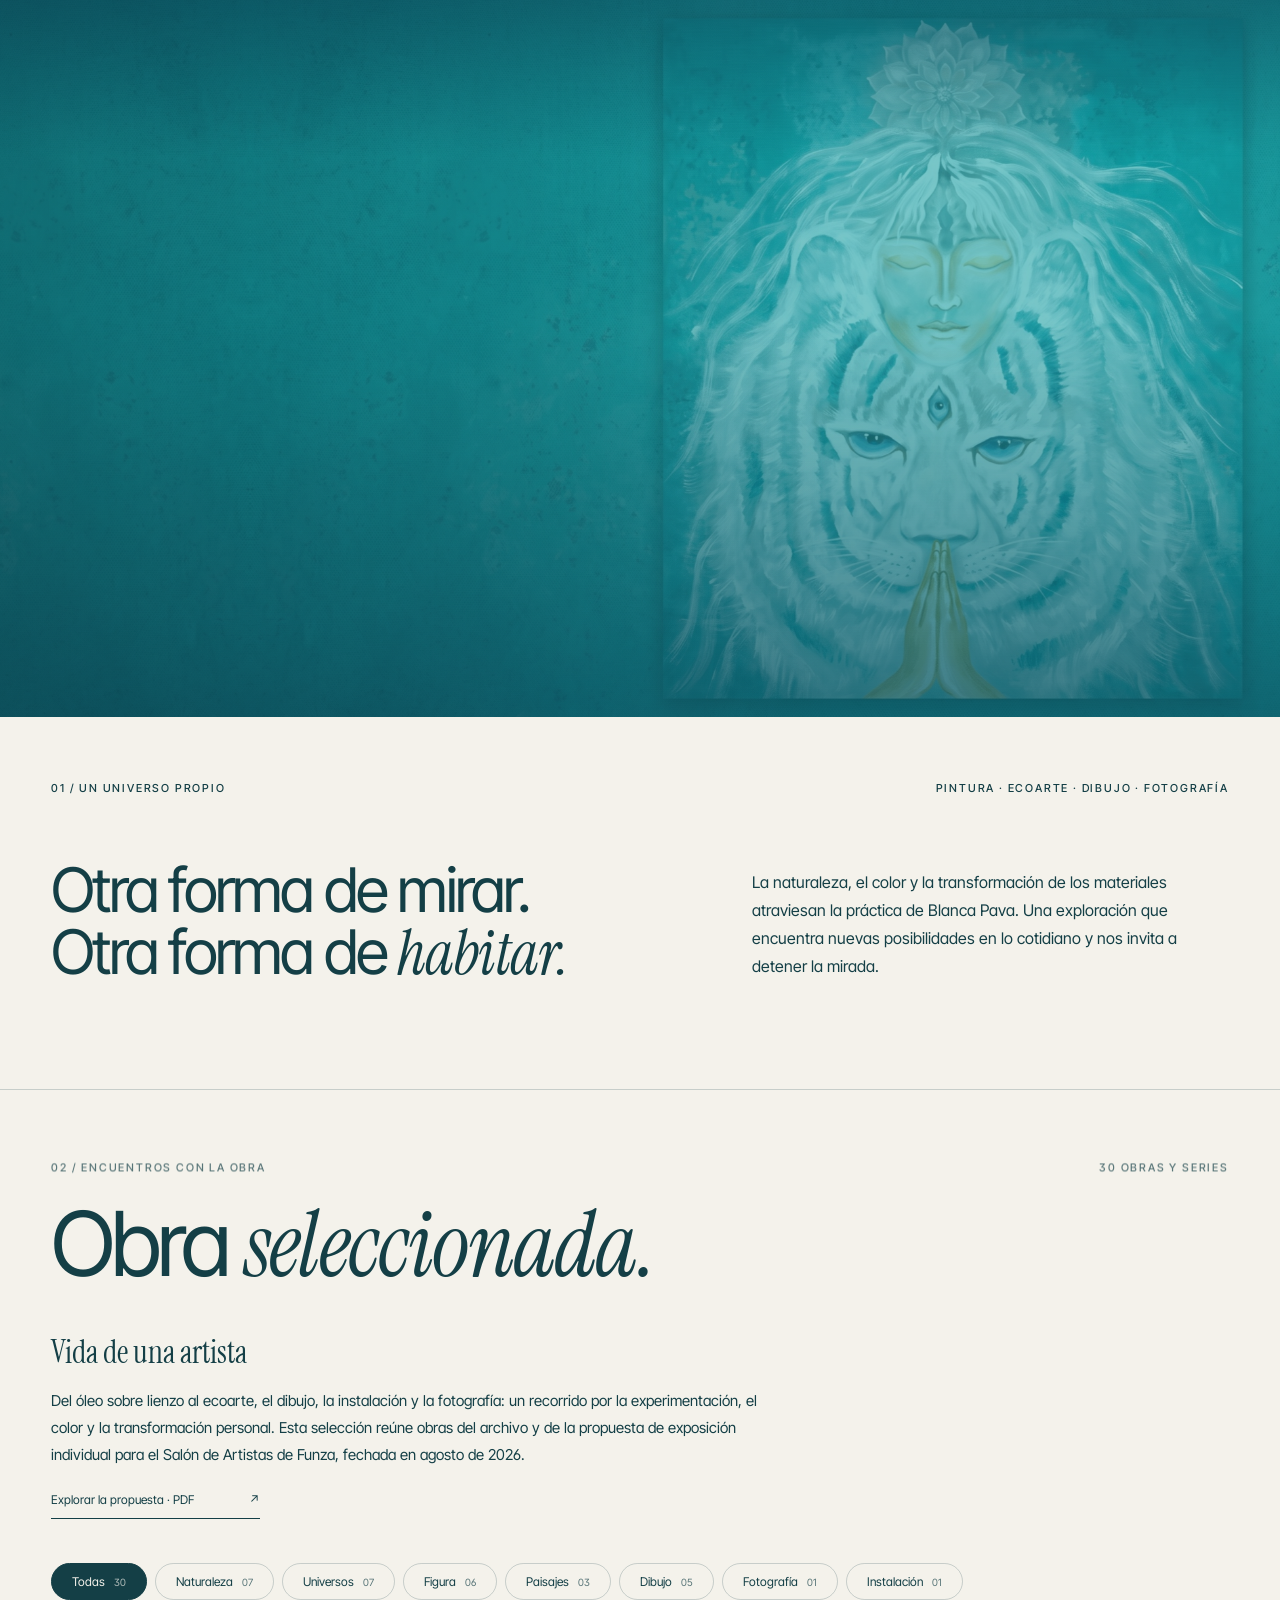
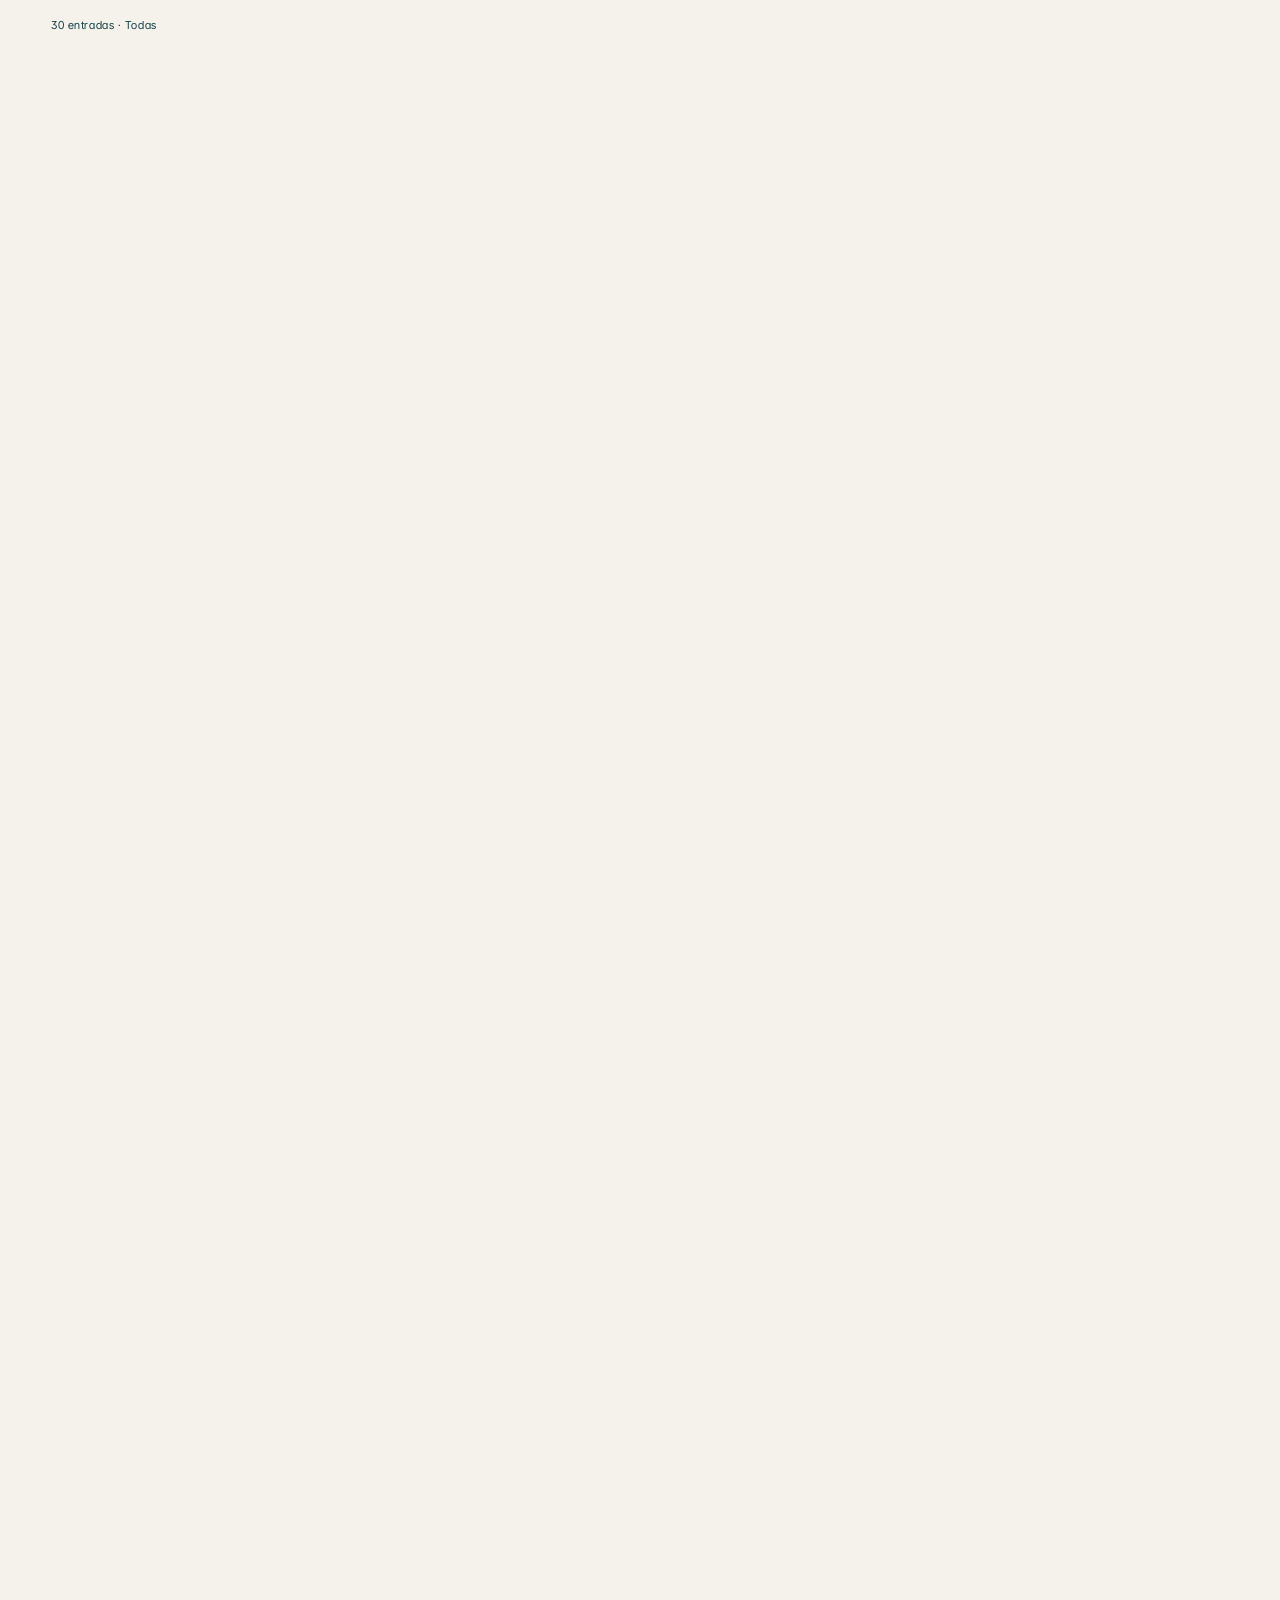
<file: index.html>
<!doctype html>
<html lang="es"><head><meta charset="utf-8"><title>Blanca Pava</title>
<meta http-equiv="refresh" content="0; url=web/"><link rel="canonical" href="web/"></head>
<body><a href="web/">Blanca Pava — web de artista</a></body></html>
</file>
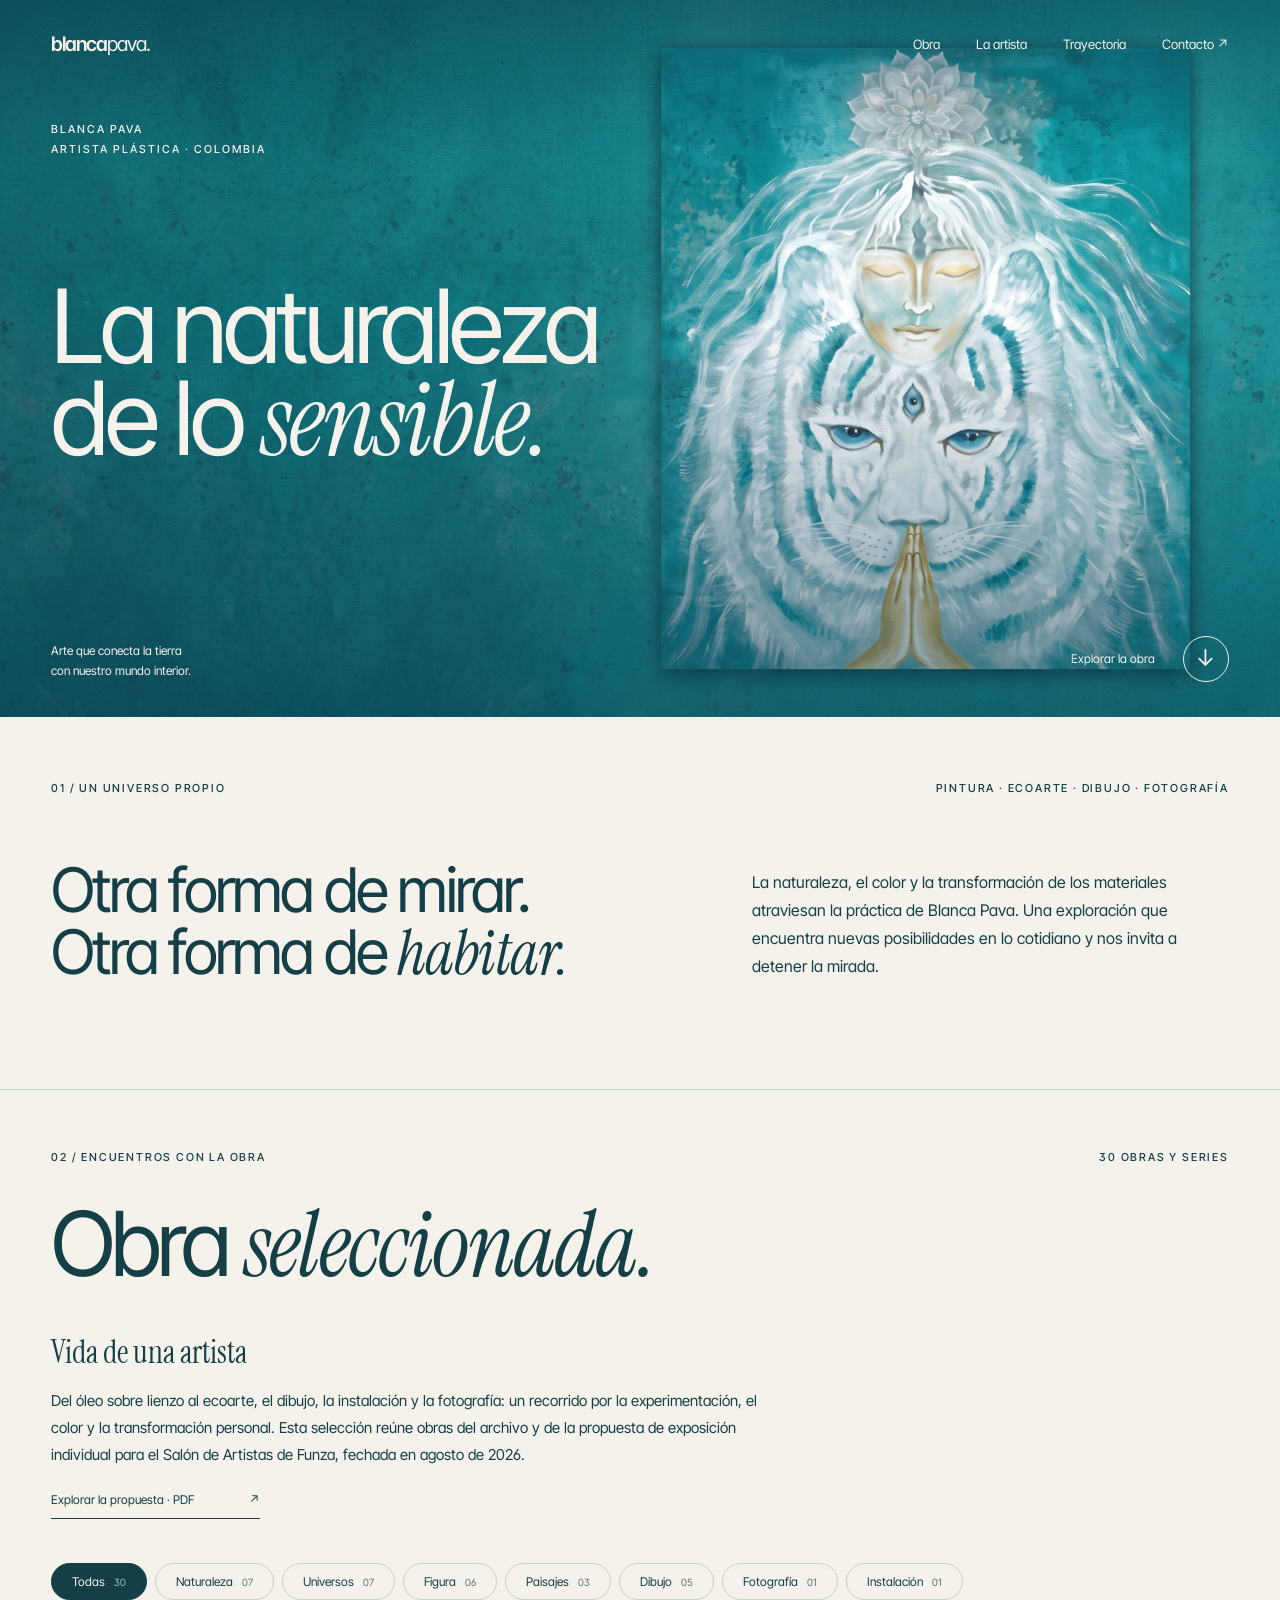
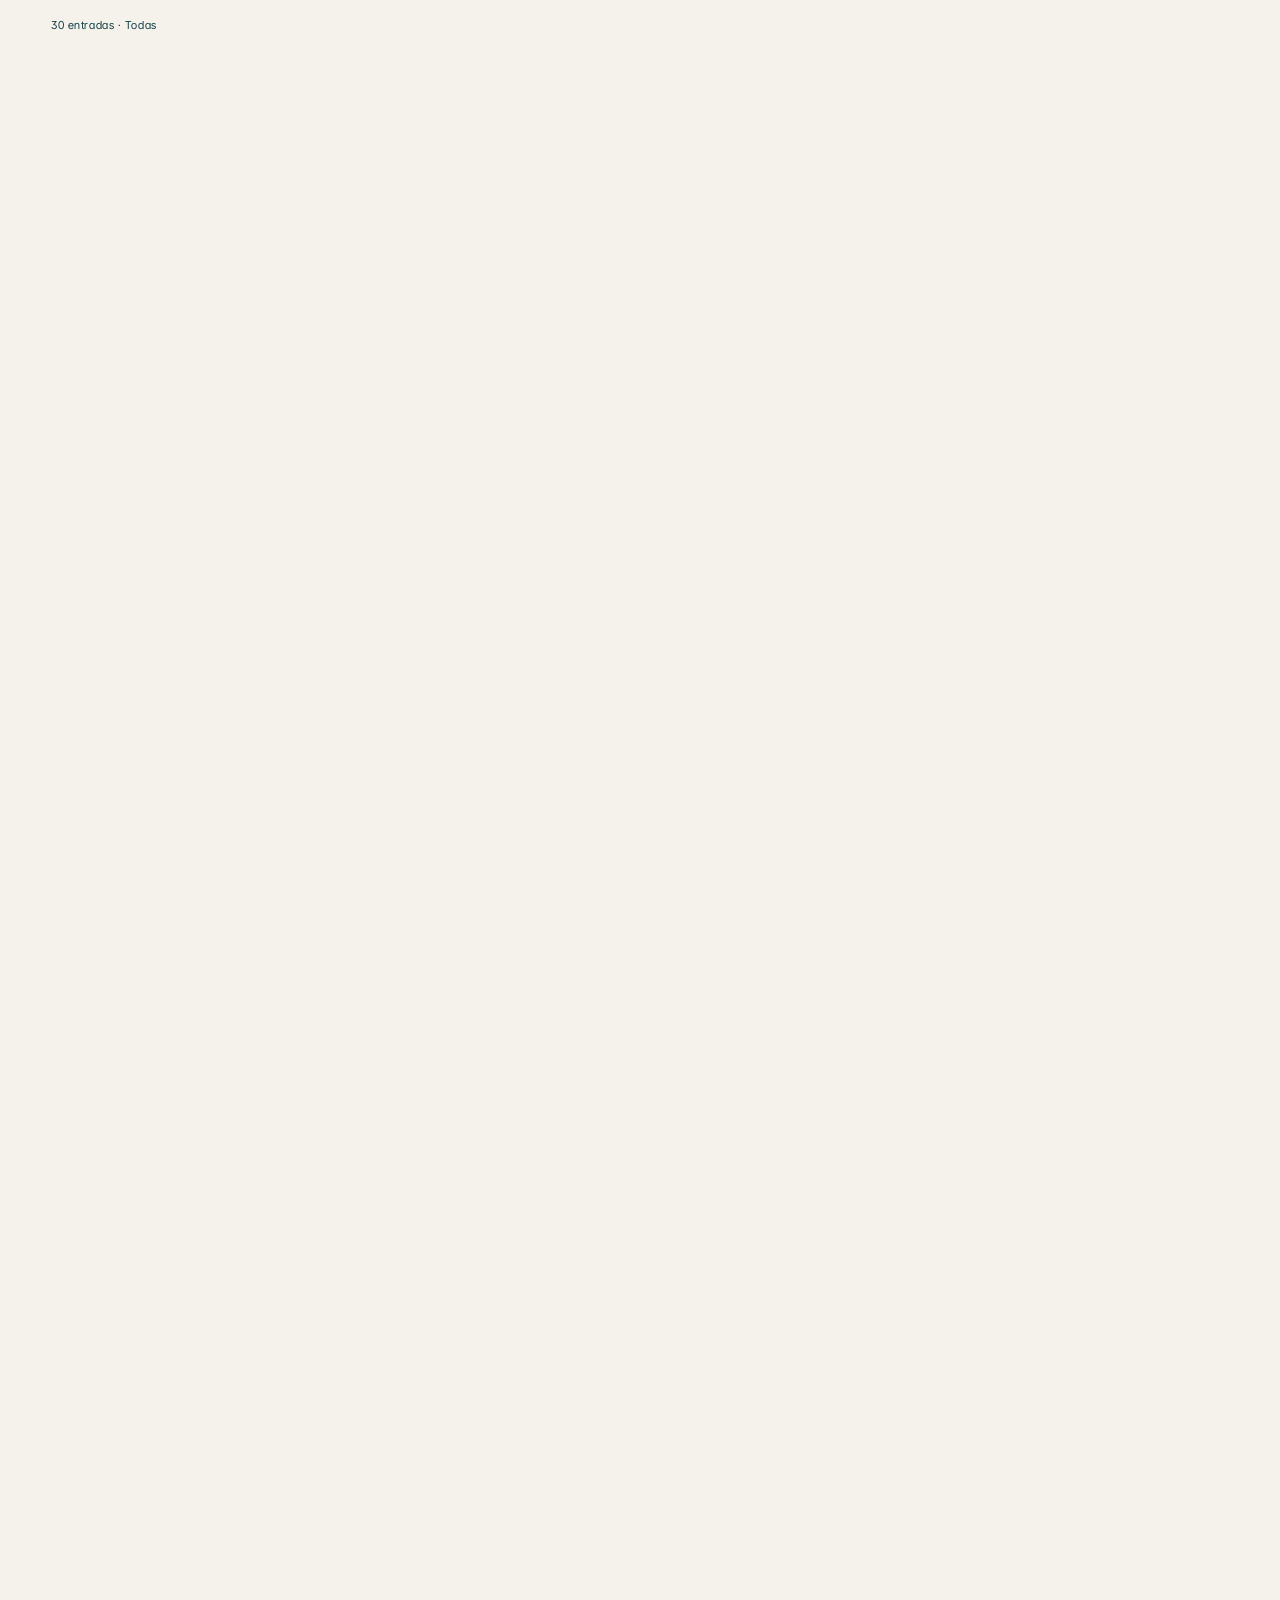
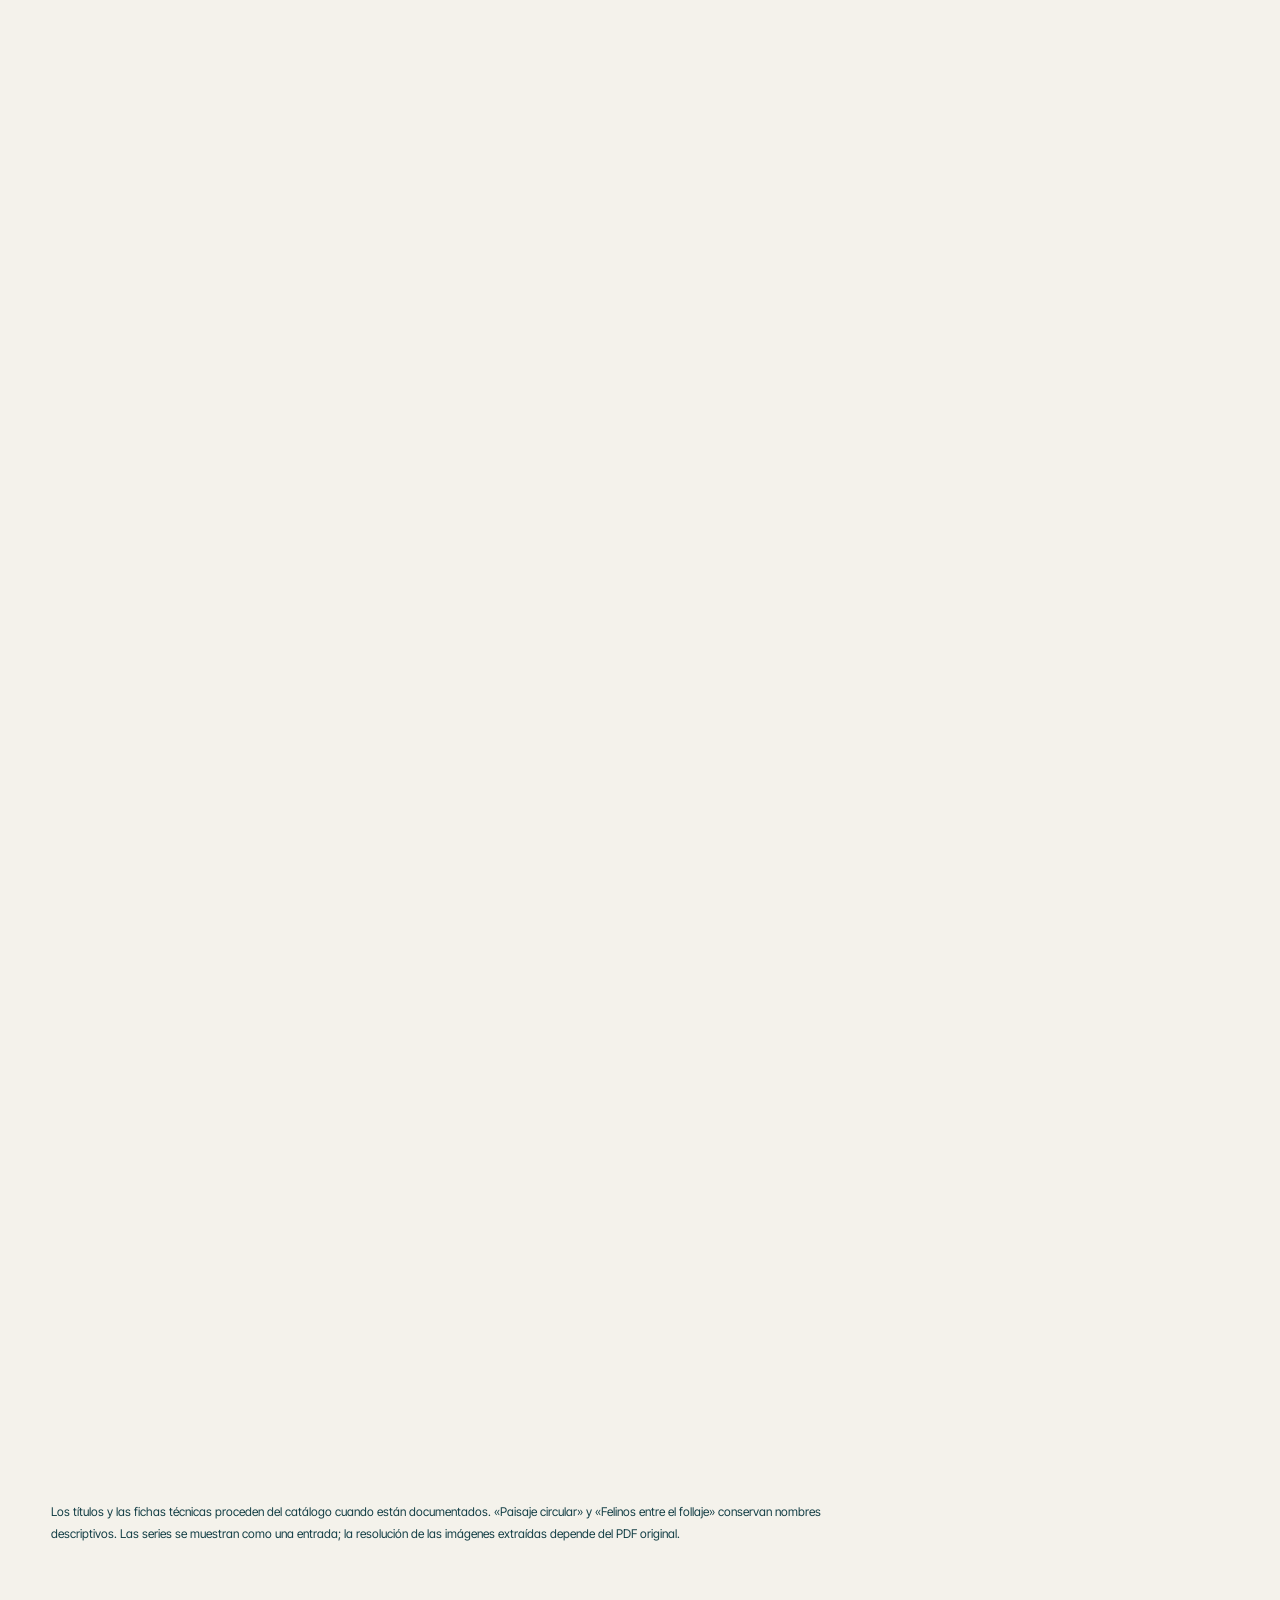
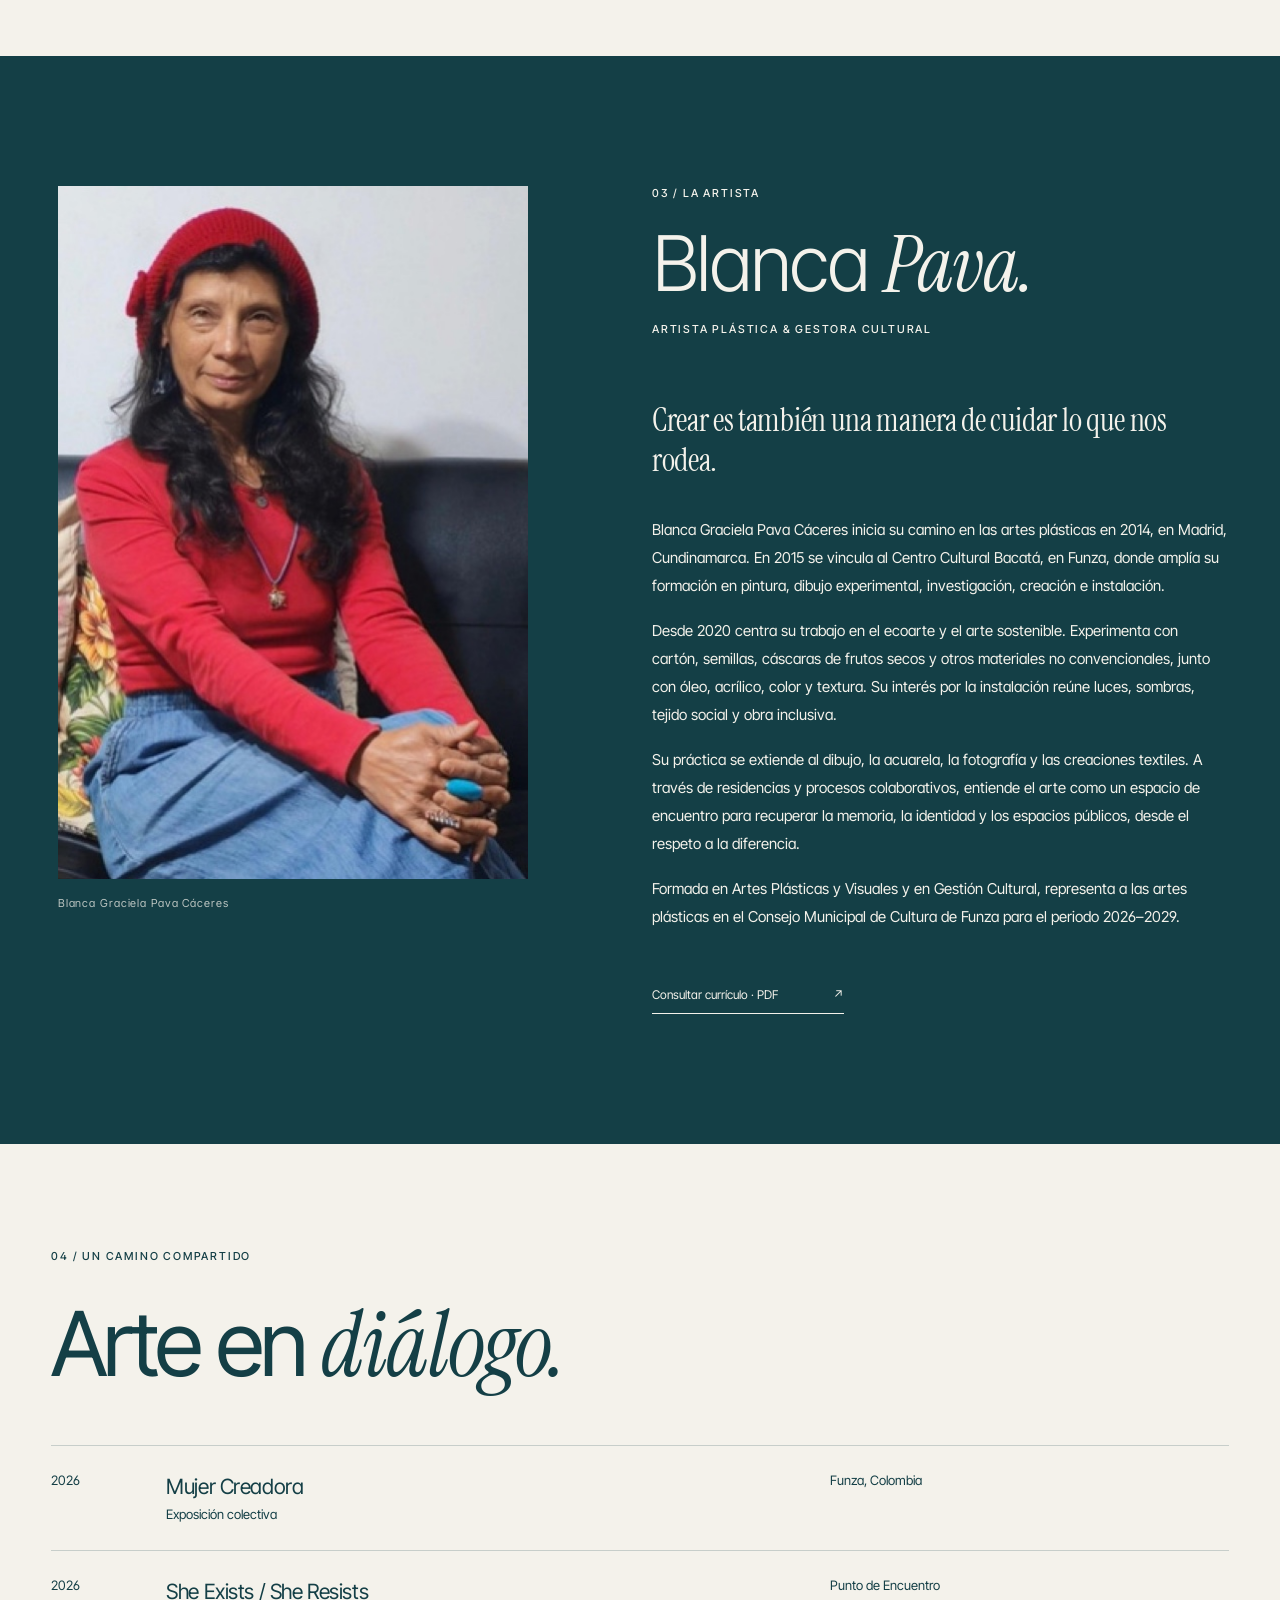
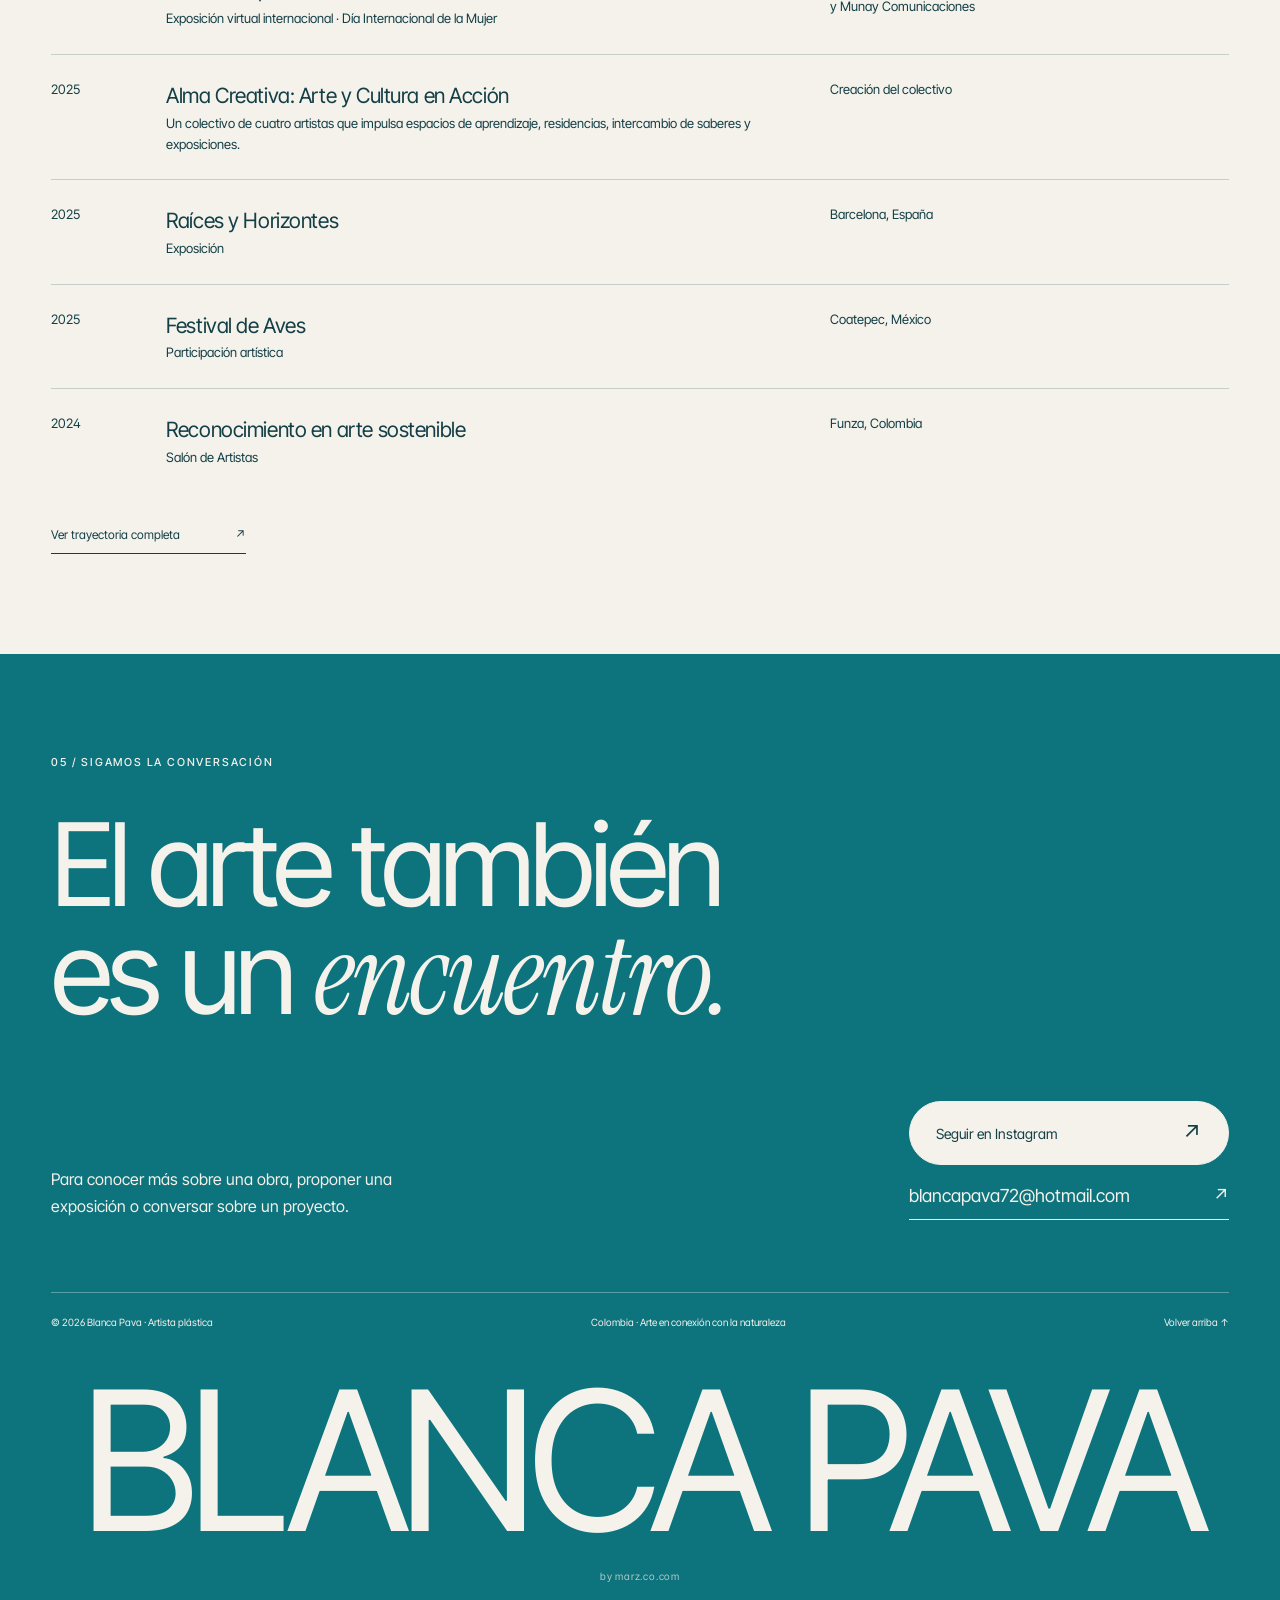
<file: web/index.html>
<!doctype html>
<html lang="es">
<head>
<meta charset="utf-8"><meta name="viewport" content="width=device-width, initial-scale=1">
<title>Blanca Pava — Arte, naturaleza y transformación</title>
<meta name="description" content="Universo artístico de Blanca Pava, artista plástica y gestora cultural colombiana. Obra seleccionada, ecoarte y trayectoria.">
<meta name="theme-color" content="#149ba0"><meta property="og:title" content="Blanca Pava — Arte, naturaleza y transformación"><meta property="og:description" content="Una mirada al universo artístico de Blanca Pava. Pintura, naturaleza y ecoarte."><meta property="og:type" content="website">
<script>document.documentElement.classList.add('js')</script>
<link rel="preconnect" href="https://fonts.googleapis.com"><link rel="preconnect" href="https://fonts.gstatic.com" crossorigin><link rel="stylesheet" href="https://fonts.googleapis.com/css2?family=Inter+Tight:wght@300;400;500;600&family=Instrument+Serif:ital@0;1&display=swap">
<link rel="icon" href="assets/favicon.svg" type="image/svg+xml"><link rel="stylesheet" href="css/styles.css"><link rel="preload" as="image" href="assets/hero/blanca-pava-hero-final.jpg">
<script src="js/app.js" defer></script>
</head>
<body>
<a class="skip" href="#contenido">Saltar al contenido</a>
<header class="header"><a class="brand" href="#inicio" aria-label="Blanca Pava, inicio">blanca<span>pava.</span></a><button class="menu-toggle" aria-controls="nav" aria-expanded="false">Menú +</button><nav id="nav" class="nav" aria-label="Navegación principal"><a href="#obra">Obra</a><a href="#artista">La artista</a><a href="#trayectoria">Trayectoria</a><a href="#contacto">Contacto ↗</a></nav></header>
<main id="contenido">
<section class="hero" id="inicio" aria-labelledby="hero-title"><img class="hero-image" src="assets/hero/blanca-pava-hero-final.jpg" width="3000" height="1159" alt="Composición en azul turquesa con un tigre blanco, una figura femenina y una flor" fetchpriority="high"><div class="hero-topline">BLANCA PAVA<br>ARTISTA PLÁSTICA · COLOMBIA</div><h1 class="hero-title" id="hero-title"><span class="line"><span>La naturaleza</span></span><span class="line"><span>de lo <em>sensible.</em></span></span></h1><div class="hero-bottom"><span>Arte que conecta la tierra<br>con nuestro mundo interior.</span><a href="#obra" class="hero-link">Explorar la obra <span class="circle" aria-hidden="true">↓</span></a></div></section>
<section class="intro"><div class="eyebrow intro-top"><span>01 / Un universo propio</span><span>Pintura · Ecoarte · Dibujo · Fotografía</span></div><h2>Otra forma de mirar.<br>Otra forma de <em>habitar.</em></h2><p>La naturaleza, el color y la transformación de los materiales atraviesan la práctica de Blanca Pava. Una exploración que encuentra nuevas posibilidades en lo cotidiano y nos invita a detener la mirada.</p></section>
<section class="works" id="obra" aria-labelledby="work-title"><div class="section-top eyebrow"><span>02 / Encuentros con la obra</span><span id="work-count">30 obras y series</span></div><h2 class="section-heading" id="work-title">Obra <em>seleccionada.</em></h2><div class="catalogue-intro"><h3>Vida de una artista</h3><p>Del óleo sobre lienzo al ecoarte, el dibujo, la instalación y la fotografía: un recorrido por la experimentación, el color y la transformación personal. Esta selección reúne obras del archivo y de la propuesta de exposición individual para el Salón de Artistas de Funza, fechada en agosto de 2026.</p><a class="text-link" href="assets/documentos/blanca-pava-propuesta-funza-2026.pdf" target="_blank" rel="noopener">Explorar la propuesta · PDF <span aria-hidden="true">↗</span></a></div><div class="filters" role="group" aria-label="Filtrar obras por tema o disciplina"><button data-filter="Todas" aria-pressed="true">Todas <span>30</span></button><button data-filter="Naturaleza" aria-pressed="false">Naturaleza <span>07</span></button><button data-filter="Universos" aria-pressed="false">Universos <span>07</span></button><button data-filter="Figura" aria-pressed="false">Figura <span>06</span></button><button data-filter="Paisajes" aria-pressed="false">Paisajes <span>03</span></button><button data-filter="Dibujo" aria-pressed="false">Dibujo <span>05</span></button><button data-filter="Fotografía" aria-pressed="false">Fotografía <span>01</span></button><button data-filter="Instalación" aria-pressed="false">Instalación <span>01</span></button></div><p class="gallery-status" id="gallery-status" role="status" aria-live="polite" aria-atomic="true">30 entradas · Todas</p><div class="gallery" id="gallery"></div><noscript><p>Para explorar la galería interactiva, activa JavaScript. Puedes consultar todas las obras documentadas en <a href="assets/documentos/blanca-pava-propuesta-funza-2026.pdf">el catálogo de Funza 2026</a> y las seis fotografías del archivo en <a href="assets/obras/DSC06417.jpg">paisaje</a>, <a href="assets/obras/DSC06434.jpg">felinos</a>, <a href="assets/obras/DSC06439.jpg">vida marina</a>, <a href="assets/obras/DSC06444.jpg">flores</a>, <a href="assets/obras/DSC06469.jpg">composición orgánica</a> y <a href="assets/obras/DSC06506.jpg">retrato</a>.</p></noscript><p class="gallery-note">Los títulos y las fichas técnicas proceden del catálogo cuando están documentados. «Paisaje circular» y «Felinos entre el follaje» conservan nombres descriptivos. Las series se muestran como una entrada; la resolución de las imágenes extraídas depende del PDF original.</p></section>
<section class="artist" id="artista"><figure class="artist-portrait"><img src="assets/artista/blanca-pava-retrato.jpg" alt="Blanca Pava sentada, con boina y blusa rojas" width="471" height="694" loading="lazy" decoding="async"><figcaption>Blanca Graciela Pava Cáceres</figcaption></figure><div class="artist-copy"><span class="eyebrow">03 / La artista</span><h2>Blanca <em>Pava.</em></h2><span class="eyebrow artist-role">Artista plástica &amp; gestora cultural</span><p class="lead">Crear es también una manera de cuidar lo que nos rodea.</p><p>Blanca Graciela Pava Cáceres inicia su camino en las artes plásticas en 2014, en Madrid, Cundinamarca. En 2015 se vincula al Centro Cultural Bacatá, en Funza, donde amplía su formación en pintura, dibujo experimental, investigación, creación e instalación.</p><p>Desde 2020 centra su trabajo en el ecoarte y el arte sostenible. Experimenta con cartón, semillas, cáscaras de frutos secos y otros materiales no convencionales, junto con óleo, acrílico, color y textura. Su interés por la instalación reúne luces, sombras, tejido social y obra inclusiva.</p><p>Su práctica se extiende al dibujo, la acuarela, la fotografía y las creaciones textiles. A través de residencias y procesos colaborativos, entiende el arte como un espacio de encuentro para recuperar la memoria, la identidad y los espacios públicos, desde el respeto a la diferencia.</p><p>Formada en Artes Plásticas y Visuales y en Gestión Cultural, representa a las artes plásticas en el Consejo Municipal de Cultura de Funza para el periodo 2026–2029.</p><a class="text-link" href="assets/documentos/blanca-pava-curriculum-2026.pdf" target="_blank" rel="noopener">Consultar currículo · PDF <span aria-hidden="true">↗</span></a></div></section>
<section class="journey" id="trayectoria"><span class="eyebrow">04 / Un camino compartido</span><h2 class="section-heading">Arte en <em>diálogo.</em></h2><article class="event"><span>2026</span><div><h3>Mujer Creadora</h3><p>Exposición colectiva</p></div><p>Funza, Colombia</p></article><article class="event"><span>2026</span><div><h3>She Exists / She Resists</h3><p>Exposición virtual internacional · Día Internacional de la Mujer</p></div><p>Punto de Encuentro<br>y Munay Comunicaciones</p></article><article class="event"><span>2025</span><div><h3>Alma Creativa: Arte y Cultura en Acción</h3><p>Un colectivo de cuatro artistas que impulsa espacios de aprendizaje, residencias, intercambio de saberes y exposiciones.</p></div><p>Creación del colectivo</p></article><article class="event"><span>2025</span><div><h3>Raíces y Horizontes</h3><p>Exposición</p></div><p>Barcelona, España</p></article><article class="event"><span>2025</span><div><h3>Festival de Aves</h3><p>Participación artística</p></div><p>Coatepec, México</p></article><article class="event"><span>2024</span><div><h3>Reconocimiento en arte sostenible</h3><p>Salón de Artistas</p></div><p>Funza, Colombia</p></article><a class="text-link" href="assets/documentos/blanca-pava-curriculum-2026.pdf" target="_blank" rel="noopener">Ver trayectoria completa <span aria-hidden="true">↗</span></a></section>
</main>
<footer class="contact" id="contacto"><span class="eyebrow">05 / Sigamos la conversación</span><h2>El arte también<br>es un <em>encuentro.</em></h2><div class="contact-row"><p>Para conocer más sobre una obra, proponer una exposición o conversar sobre un proyecto.</p><div class="contact-actions"><a class="instagram-cta" href="https://www.instagram.com/blanca_pava_/?hl=es-la" target="_blank" rel="noopener noreferrer" aria-label="Seguir a Blanca Pava en Instagram (abre en una nueva pestaña)">Seguir en Instagram <span aria-hidden="true">↗</span></a><a class="contact-action" href="mailto:blancapava72@hotmail.com">blancapava72@hotmail.com <span aria-hidden="true">↗</span></a></div></div><div class="footer-line"><span>© <span id="year">2026</span> Blanca Pava · Artista plástica</span><span>Colombia · Arte en conexión con la naturaleza</span><a href="#inicio">Volver arriba ↑</a></div><div class="signature" aria-hidden="true"><span>BLANCA PAVA</span></div><p class="credit"><a href="https://marz.co.com" target="_blank" rel="noopener">by marz.co.com</a></p></footer>
<dialog id="art-dialog" aria-labelledby="modal-title"><button class="modal-close" aria-label="Cerrar obra">×</button><div class="modal-body"><img class="modal-image" id="modal-image" alt=""><div class="modal-details"><span class="eyebrow" id="modal-number"></span><h2 id="modal-title"></h2><p id="modal-description"></p><dl class="modal-facts" id="modal-facts" hidden></dl><p id="modal-ref"></p><a class="catalogue-link" id="modal-source" target="_blank" rel="noopener" hidden></a><a class="catalogue-link" id="modal-detail" target="_blank" rel="noopener" hidden>Ver otra vista de la instalación ↗</a><a class="text-link" id="modal-contact" href="mailto:blancapava72@hotmail.com">Consultar sobre esta obra ↗</a><div class="modal-nav"><button id="previous" aria-label="Ver obra anterior">← Anterior</button><button id="next" aria-label="Ver siguiente obra">Siguiente →</button></div></div></div></dialog>
</body></html>
</file>
<file: web/css/styles.css>
:root{--sans:"Inter Tight",Arial,Helvetica,sans-serif;--serif:"Instrument Serif",Georgia,serif;--ease:cubic-bezier(.2,.7,.2,1);--expo:cubic-bezier(.16,1,.3,1);--blue:#149ba0;--pearl:#f4f2eb;--ink:#143f46;--line:#143f4633}*{box-sizing:border-box}html{scroll-behavior:smooth;scroll-padding-top:85px}body{margin:0;background:var(--pearl);color:var(--ink);font-family:var(--sans)}body.locked{overflow:hidden}a{color:inherit;text-decoration:none}button{font:inherit;color:inherit;cursor:pointer}button,a{-webkit-tap-highlight-color:transparent}a:focus-visible,button:focus-visible,summary:focus-visible{outline:2px solid currentColor;outline-offset:6px}::selection{background:var(--blue);color:white}.skip{position:fixed;top:-80px;left:20px;background:var(--pearl);padding:15px;z-index:100}.skip:focus{top:15px}.header{position:absolute;top:0;left:0;width:100%;z-index:5;padding:28px 4%;display:flex;align-items:center;justify-content:space-between;color:var(--pearl)}.brand{font-size:20px;font-weight:600;letter-spacing:-1px}.brand span{font-weight:400}.nav{display:flex;gap:36px;font-size:12px}.nav a{padding:8px 0;border-bottom:1px solid transparent}.nav a:hover{border-color:currentColor}.menu-toggle{display:none}.hero{min-height:740px;height:100svh;max-height:1150px;position:relative;background:var(--blue);overflow:hidden;color:var(--pearl)}.hero-image{position:absolute;inset:0;width:100%;height:100%;object-fit:cover;object-position:65% center}.hero:after{content:'';position:absolute;inset:0;background:linear-gradient(90deg,#092c365e,transparent 65%),linear-gradient(0deg,#0b384b65,transparent 42%)}.hero-topline{position:absolute;top:120px;left:4%;z-index:1;font-size:10px;letter-spacing:2px;line-height:1.8}.hero-title{position:absolute;z-index:1;left:4%;bottom:130px;margin:0;font-size:clamp(70px,10.3vw,160px);line-height:.89;font-weight:400;letter-spacing:-.065em}.hero-title em{font-family:var(--serif);font-weight:400;letter-spacing:-.055em}.hero-bottom{position:absolute;z-index:1;bottom:35px;left:4%;right:4%;display:flex;justify-content:space-between;align-items:end;font-size:12px;line-height:1.7}.hero-link{display:flex;align-items:center;gap:28px}.circle{width:46px;height:46px;border:1px solid currentColor;border-radius:50%;display:inline-flex;justify-content:center;align-items:center;font-size:23px;transition:background .2s,transform .2s}.hero-link:hover .circle{transform:translateY(4px)}.eyebrow{font-size:10px;letter-spacing:1.8px;text-transform:uppercase}.intro{padding:105px 7% 115px;display:grid;grid-template-columns:1fr 2fr;gap:6%}.intro h2{font-size:clamp(30px,4vw,60px);font-weight:400;line-height:1.15;letter-spacing:-2px;margin:0}.intro h2 em,.section-heading em,.artist h2 em,.contact h2 em{font-family:var(--serif);font-weight:400}.intro p{max-width:440px;font-size:14px;line-height:1.8;margin:30px 0 0}.works{padding:60px 4% 100px;border-top:1px solid var(--line)}.section-top{display:flex;justify-content:space-between}.section-heading{font-size:clamp(56px,7vw,110px);font-weight:400;letter-spacing:-.055em;margin:35px 0 40px;line-height:1}.filters{display:flex;gap:8px;margin-bottom:42px;flex-wrap:wrap}.filters button{border:1px solid var(--line);border-radius:30px;padding:10px 20px;background:transparent;font-size:12px}.filters button[aria-pressed=true]{background:var(--ink);border-color:var(--ink);color:var(--pearl)}.gallery{display:grid;grid-template-columns:1.15fr 1fr;gap:70px 8%;align-items:start}.work{display:block;border:0;padding:0;text-align:left;background:none;width:100%}.work:nth-child(even){margin-top:110px}.art-frame{background:#e6e5de;padding:28px;display:flex;align-items:center;justify-content:center;overflow:hidden;aspect-ratio:1.1}.work:nth-child(3n+2) .art-frame{aspect-ratio:.88}.art-frame img{width:100%;height:100%;object-fit:contain;transition:transform .6s}.work:hover img{transform:scale(1.025)}.work-caption{border-top:1px solid var(--line);margin-top:20px;padding-top:15px;display:flex;align-items:start;justify-content:space-between}.work-caption h3{font-weight:400;font-size:23px;letter-spacing:-.6px;margin:0 0 8px}.work-caption p{margin:0;font-size:11px;opacity:.75}.work-caption .arrow{font-size:28px}.gallery-note{font-size:11px;margin-top:55px;opacity:.75}.artist{padding:100px 7%;background:var(--ink);color:var(--pearl);display:grid;grid-template-columns:1fr 1.3fr;gap:10%}.artist h2{font-size:clamp(54px,6vw,95px);font-weight:400;letter-spacing:-4px;line-height:1;margin:30px 0}.artist-copy{padding-top:30px}.artist-copy .lead{font-size:27px;line-height:1.35;letter-spacing:-.6px}.artist-copy p{font-size:14px;line-height:1.9;max-width:540px}.text-link{display:inline-flex;gap:55px;align-items:center;border-bottom:1px solid;padding:12px 0;font-size:12px;margin-top:22px}.journey{padding:100px 7%}.journey h2{margin-bottom:55px}.event{border-top:1px solid var(--line);padding:25px 0;display:grid;grid-template-columns:90px 1.6fr 1fr;gap:25px;font-size:13px;line-height:1.6}.event h3{font-size:21px;font-weight:400;margin:0;letter-spacing:-.5px}.event p{margin:0}.contact{background:var(--blue);color:var(--pearl);padding:70px 4% 25px}.contact h2{font-size:clamp(60px,9vw,140px);font-weight:400;letter-spacing:-.06em;line-height:1;margin:45px 0}.contact-row{display:flex;justify-content:space-between;align-items:end;padding-bottom:65px}.contact-row p{font-size:14px;line-height:1.8;max-width:340px}.contact-action{font-size:18px;border-bottom:1px solid;padding-bottom:12px;display:flex;gap:50px}.footer-line{display:flex;justify-content:space-between;border-top:1px solid #ffffff50;padding-top:23px;font-size:10px;gap:20px}.signature{font-size:clamp(65px,17vw,270px);letter-spacing:-.075em;line-height:1;margin:45px 0 0;white-space:nowrap}dialog{border:0;padding:0;background:var(--pearl);color:var(--ink);max-width:none;max-height:none;width:94vw;height:92svh;overflow:auto}dialog::backdrop{background:#08242ee8;backdrop-filter:blur(8px)}.modal-close{position:absolute;right:20px;top:16px;border:1px solid var(--line);border-radius:50%;background:var(--pearl);width:44px;height:44px;z-index:2;font-size:25px}.modal-body{display:grid;grid-template-columns:1.6fr 1fr;height:100%;min-height:500px}.modal-image{width:100%;height:100%;max-height:92svh;object-fit:contain;padding:35px;background:#e6e5de}.modal-details{padding:90px 10% 35px;display:flex;flex-direction:column;justify-content:center}.modal-details h2{font-size:42px;letter-spacing:-2px;font-weight:400;margin:25px 0}.modal-details p{font-size:14px;line-height:1.8}.modal-nav{display:flex;gap:15px;margin-top:40px}.modal-nav button{background:none;border:1px solid var(--line);padding:12px 18px;border-radius:30px}.empty{font-size:15px}
@media(min-width:1600px){.hero-image{object-position:center}.hero-title{font-size:155px}}
@media(max-width:760px){.header{padding:24px 6%}.menu-toggle{display:block;border:1px solid #ffffff80;border-radius:30px;background:transparent;color:inherit;padding:9px 16px;font-size:11px}.nav{display:none;position:absolute;top:82px;left:4%;right:4%;padding:25px;background:var(--pearl);color:var(--ink);flex-direction:column;gap:20px}.nav.open{display:flex}.hero{height:94svh;min-height:660px;max-height:950px}.hero-image{object-position:58% center}.hero:after{background:linear-gradient(0deg,#0a3648b8,transparent 70%)}.hero-topline{top:110px;left:6%;font-size:9px}.hero-title{font-size:clamp(66px,13vw,95px);left:6%;bottom:140px}.hero-bottom{left:6%;right:6%;font-size:10px;gap:25px}.hero-bottom>span{max-width:150px}.hero-link{gap:12px}.intro{padding:65px 6%;display:block}.intro .eyebrow{margin-bottom:30px}.intro h2{font-size:36px;letter-spacing:-1.5px}.works{padding:45px 6% 65px}.section-heading{font-size:59px;margin:30px 0}.section-top{font-size:9px}.gallery{gap:40px;grid-template-columns:1fr}.work:nth-child(even){margin-top:0}.art-frame,.work:nth-child(3n+2) .art-frame{aspect-ratio:1;padding:18px}.work-caption h3{font-size:22px}.artist{padding:65px 6%;display:block}.artist h2{font-size:65px;letter-spacing:-3px}.artist-copy{padding:0}.artist-copy .lead{font-size:25px}.journey{padding:65px 6%}.event{grid-template-columns:55px 1fr;gap:18px}.event>p:last-child{grid-column:2}.event h3{font-size:19px}.contact{padding:55px 6% 25px}.contact h2{font-size:65px}.contact-row{display:block;padding-bottom:45px}.contact-action{margin-top:30px;font-size:16px;gap:20px;justify-content:space-between}.footer-line{flex-wrap:wrap;line-height:1.8}.signature{font-size:16vw}.modal-body{display:block}.modal-image{height:55svh;padding:22px}.modal-details{padding:25px}.modal-details h2{font-size:32px;margin:15px 0}.modal-nav{margin:20px 0}dialog{height:94svh}}
@media(prefers-reduced-motion:reduce){html{scroll-behavior:auto}*,*:before,*:after{animation:none!important;transition:none!important}}
/* Variante profunda del azul extraído para el contraste del texto pequeño. */
.contact{background:#0d737d}.hero:after{background:linear-gradient(180deg,#082d426b,transparent 22%),linear-gradient(90deg,#092c365e,transparent 65%),linear-gradient(0deg,#0b384b85,transparent 55%)}
@media(max-width:760px){.hero:after{background:linear-gradient(180deg,#082d426b,transparent 24%),linear-gradient(0deg,#0a3648cf,transparent 78%)}}

/* ===================================================================
   Capa tipográfica y de movimiento
   Movimiento lento y orgánico: curvas suaves, 700–1600 ms, sin rebotes.
   =================================================================== */

/* ---------- Tipografía ---------- */
body{font-feature-settings:"ss01","cv11";-webkit-font-smoothing:antialiased;text-rendering:optimizeLegibility}
.hero-title,.section-heading,.contact h2{letter-spacing:-.045em;font-weight:400}
.hero-title em,.section-heading em,.contact h2 em,.artist h2 em,.intro h2 em{font-style:italic;letter-spacing:-.02em}
.intro h2,.artist h2{letter-spacing:-.035em;font-weight:300}
.artist-copy .lead,.modal-details h2{font-family:var(--serif);font-weight:400;letter-spacing:-.01em}
.artist-copy .lead{font-size:32px;line-height:1.25}
.modal-details h2{font-size:48px;letter-spacing:-.01em}
.work-caption h3,.event h3{font-weight:400;letter-spacing:-.02em}
.eyebrow,.hero-topline{font-size:11px;font-weight:500}
.work-caption p,.gallery-note{font-size:12px;opacity:.85}
.nav{font-size:13px}

/* ---------- Header fijo ---------- */
.header{position:fixed;transition:background-color .5s var(--ease),color .5s var(--ease),padding .5s var(--ease),transform .6s var(--expo),box-shadow .5s var(--ease)}
.header.scrolled{background:color-mix(in srgb,var(--pearl) 88%,transparent);-webkit-backdrop-filter:blur(14px);backdrop-filter:blur(14px);color:var(--ink);padding-top:16px;padding-bottom:16px;box-shadow:0 1px 0 var(--line)}
.header.hide{transform:translateY(-100%)}
.header.scrolled .menu-toggle{border-color:var(--line)}
.nav a{position:relative;border-bottom:0}
.nav a:after{content:'';position:absolute;left:0;right:0;bottom:2px;height:1px;background:currentColor;transform:scaleX(0);transform-origin:right;transition:transform .5s var(--expo)}
.nav a:hover:after{transform:scaleX(1);transform-origin:left}

/* ---------- Hero: entrada ---------- */
.hero-image{scale:1;translate:0 var(--py,0px)}
.js .hero-image{animation:hero-img 2.2s var(--expo) both}
.hero-title .line{display:block;overflow:hidden;padding:0 .12em .1em 0;margin-bottom:-.1em}
.hero-title .line>span{display:inline-block}
.js .hero-title .line>span{animation:line-up 1.3s var(--expo) both}
.js .hero-title .line:nth-child(1)>span{animation-delay:.35s}
.js .hero-title .line:nth-child(2)>span{animation-delay:.5s}
.js .hero-topline{animation:fade-up 1.2s var(--expo) .9s both}
.js .hero-bottom{animation:fade-up 1.2s var(--expo) 1.1s both}
.js .header{animation:fade-in 1.2s var(--ease) .8s both}
.js .hero-link .circle{animation:nudge 2.6s var(--ease) 2.4s infinite}
.hero-link .circle{transition:background-color .4s var(--ease),color .4s var(--ease)}
.hero-link:hover .circle{background:var(--pearl);color:var(--ink)}
@keyframes hero-img{from{scale:1.1;opacity:.4}to{scale:1;opacity:1}}
@keyframes line-up{from{transform:translateY(105%)}to{transform:none}}
@keyframes fade-up{from{opacity:0;transform:translateY(18px)}to{opacity:1;transform:none}}
@keyframes fade-in{from{opacity:0}to{opacity:1}}
@keyframes nudge{0%,60%,100%{transform:none}30%{transform:translateY(6px)}}

/* ---------- Reveals al hacer scroll ---------- */
.js [data-reveal]{opacity:0;transform:translateY(28px);transition:opacity 1s var(--ease),transform 1.2s var(--expo);transition-delay:calc(var(--d,0) * 90ms)}
.js [data-reveal].is-in{opacity:1;transform:none}

/* Obras: se descubren como una cortina */
.js .work .art-frame{clip-path:inset(100% 0 0 0);transition:clip-path 1.4s var(--expo);transition-delay:calc(var(--d,0) * 120ms)}
.js .work .art-frame img{scale:1.18;transition:scale 1.8s var(--expo),transform .9s var(--expo);transition-delay:calc(var(--d,0) * 120ms),0s}
.js .work .work-caption{opacity:0;transform:translateY(14px);transition:opacity .9s var(--ease),transform 1s var(--expo);transition-delay:calc(var(--d,0) * 120ms + .45s)}
.js .work.is-in .art-frame{clip-path:inset(0 0 0 0)}
.js .work.is-in .art-frame img{scale:1}
.js .work.is-in .work-caption{opacity:1;transform:none}
.art-frame img{transition:transform .9s var(--expo)}
.work:hover img{transform:scale(1.04)}
.work-caption .arrow{transition:transform .6s var(--expo)}
.work:hover .work-caption .arrow{transform:translate(4px,-4px)}
.work-caption h3{background:linear-gradient(currentColor,currentColor) 0 100%/0 1px no-repeat;transition:background-size .6s var(--expo);display:inline}
.work:hover .work-caption h3{background-size:100% 1px}
.work-caption>div>h3+p{margin-top:8px}
.gallery{transition:opacity .35s var(--ease)}
.gallery.leaving{opacity:0}

/* Filtros */
.filters button{transition:background-color .4s var(--ease),color .4s var(--ease),border-color .4s var(--ease)}
.filters button:hover{border-color:var(--ink)}

/* Enlaces de texto: subrayado que se recorre */
.text-link,.contact-action{border-bottom:0;background:linear-gradient(currentColor,currentColor) 0 100%/100% 1px no-repeat;transition:background-size .7s var(--expo)}
.text-link:hover,.contact-action:hover{animation:underline .9s var(--expo)}
.text-link span,.contact-action span{transition:transform .6s var(--expo)}
.text-link:hover span,.contact-action:hover span{transform:translate(4px,-4px)}
@keyframes underline{0%{background-position:100% 100%;background-size:100% 1px}45%{background-position:100% 100%;background-size:0 1px}46%{background-position:0 100%;background-size:0 1px}100%{background-position:0 100%;background-size:100% 1px}}

/* Trayectoria: la línea se dibuja */
.event{border-top:0;position:relative}
.event:before{content:'';position:absolute;top:0;left:0;right:0;height:1px;background:var(--line);transform-origin:left;transition:transform 1.4s var(--expo);transition-delay:calc(var(--d,0) * 90ms)}
.js .event:not(.is-in):before{transform:scaleX(0)}
.event span{transition:transform .6s var(--expo)}
.event:hover span{transform:translateX(6px)}

/* Firma del footer (corrige el desbordamiento horizontal) */
.contact{overflow:hidden}
.signature{font-size:15.2vw;letter-spacing:-.05em;overflow:hidden;line-height:.9;padding-bottom:.02em;text-align:center}
.signature span{display:inline-block;translate:var(--sx,0) 0}

/* ---------- Visor ---------- */
dialog[open]{animation:dlg-in .8s var(--expo) both}
dialog[open]::backdrop{animation:fade-in .6s var(--ease) both}
dialog.closing{animation:dlg-out .45s var(--ease) both}
dialog.closing::backdrop{animation:fade-out .45s var(--ease) both}
@keyframes dlg-in{from{opacity:0;transform:translateY(40px) scale(.98)}to{opacity:1;transform:none}}
@keyframes dlg-out{to{opacity:0;transform:translateY(24px) scale(.985)}}
@keyframes fade-out{to{opacity:0}}
.modal-image,.modal-details>*{transition:opacity .45s var(--ease),transform .7s var(--expo)}
dialog.swap-next .modal-image{opacity:0;transform:translateX(-30px)}
dialog.swap-prev .modal-image{opacity:0;transform:translateX(30px)}
dialog.swap-next .modal-details>*,dialog.swap-prev .modal-details>*{opacity:0;transform:translateY(10px)}
dialog.opening .modal-details>*{animation:fade-up .9s var(--expo) both}
dialog.opening .modal-details>:nth-child(2){animation-delay:.08s}
dialog.opening .modal-details>:nth-child(3){animation-delay:.14s}
dialog.opening .modal-details>:nth-child(4){animation-delay:.2s}
dialog.opening .modal-details>:nth-child(5){animation-delay:.26s}
dialog.opening .modal-details>:nth-child(6){animation-delay:.32s}
.modal-close{transition:transform .6s var(--expo),background-color .3s var(--ease),color .3s var(--ease)}
.modal-close:hover{transform:rotate(90deg);background:var(--ink);color:var(--pearl)}
.modal-nav button{transition:background-color .3s var(--ease),color .3s var(--ease),border-color .3s var(--ease)}
.modal-nav button:hover{background:var(--ink);color:var(--pearl);border-color:var(--ink)}
.modal-image{touch-action:pan-y}

/* ---------- Móvil ---------- */
@media(max-width:760px){
 .header.scrolled{padding-top:14px;padding-bottom:14px}
 .nav{top:calc(100% + 8px);box-shadow:0 20px 40px #0b2a3326}
 .nav.open{animation:fade-up .5s var(--expo) both}
 .artist-copy .lead{font-size:27px}
 .modal-details h2{font-size:34px}
 .eyebrow,.hero-topline{font-size:10px}
 .signature{font-size:14.6vw}
}

/* ---------- Movimiento reducido: todo visible y quieto ---------- */
@media(prefers-reduced-motion:reduce){
 .js [data-reveal],.js .work .art-frame,.js .work .art-frame img,.js .work .work-caption,.js .event:not(.is-in):before{opacity:1;transform:none;clip-path:none;scale:1}
 .hero-image,.signature span{translate:none}
}

/* Retrato de la artista, extraído del currículo proporcionado. */
.artist-portrait{margin:34px 0 0;max-width:280px}
.artist-portrait img{display:block;width:100%;height:auto;border:1px solid #f4f2eb30}
.artist-portrait figcaption{font-size:10px;letter-spacing:.08em;line-height:1.6;margin-top:13px;color:var(--pearl)}
@media(max-width:760px){.artist-portrait{max-width:300px;margin:30px 0 38px}}

/* CTA de Instagram */
.contact-actions{display:flex;flex-direction:column;align-items:flex-start;gap:24px}
.instagram-cta{display:inline-flex;align-items:center;justify-content:space-between;gap:40px;background:var(--pearl);color:var(--ink);border:1px solid var(--pearl);border-radius:999px;padding:18px 26px;font-size:14px;transition:background-color .25s,color .25s}
.instagram-cta:hover{background:transparent;color:var(--pearl)}
.instagram-cta span{font-size:22px}
@media(max-width:760px){.contact-actions{margin-top:30px;align-items:stretch}.contact-actions .contact-action{margin-top:0}.instagram-cta{padding:16px 22px}}

/* ===================================================================
   Retícula común: 12 columnas y margen lateral del 4 %, igual que
   el header y la sección de obra, para que los bordes coincidan.
   =================================================================== */
.intro,.artist,.journey{padding-left:4%;padding-right:4%}

/* ---------- 01 / Un universo propio ---------- */
.intro{display:grid;grid-template-columns:repeat(12,minmax(0,1fr));column-gap:24px;row-gap:0;padding-top:64px;padding-bottom:104px}
.intro-top{grid-column:1/-1;display:flex;justify-content:space-between;gap:20px;margin-bottom:64px}
.intro h2{grid-column:1/8;align-self:end;font-size:clamp(40px,4.8vw,72px);font-weight:400;line-height:1.02;letter-spacing:-.045em}
.intro p{grid-column:8/13;align-self:end;justify-self:start;max-width:440px;margin:0 0 .35em;font-size:16px;line-height:1.75}

/* ---------- 03 / La artista ---------- */
.artist{display:grid;grid-template-columns:repeat(12,minmax(0,1fr));column-gap:24px;align-items:start;padding-top:130px;padding-bottom:130px}
.artist-portrait{grid-column:1/6;max-width:470px;width:100%;margin:0;justify-self:end}
.artist-portrait img{width:100%;height:auto;aspect-ratio:471/694;object-fit:cover;border:0}
.artist-portrait figcaption{margin-top:16px;font-size:11px;opacity:.75}
.artist-copy{grid-column:7/13;padding-top:0;max-width:600px}
.artist-copy>.eyebrow{display:block}
.artist h2{margin:28px 0 20px;font-size:clamp(56px,6vw,96px);line-height:.95}
.artist-role{opacity:.75;margin-bottom:64px}
.artist-copy .lead{margin:0 0 36px}
.artist-copy p{font-size:15px;line-height:1.85;max-width:none;margin:0 0 18px}
.artist-copy .text-link{margin-top:26px}

@media(max-width:1000px) and (min-width:761px){
 .artist-portrait{grid-column:1/6}
 .artist-copy{grid-column:6/13}

}

@media(max-width:760px){
 .intro,.artist,.journey{padding-left:6%;padding-right:6%}
 .intro{display:block;padding-top:40px;padding-bottom:80px}
 .intro-top{margin-bottom:40px;font-size:9px}
 .intro h2{font-size:clamp(38px,10.5vw,52px)}
 .intro p{margin-top:32px;font-size:15px}

 /* Orden en móvil: etiqueta, nombre, rol, retrato y después el texto */
 .artist{display:flex;flex-direction:column;padding-top:72px;padding-bottom:80px}
 .artist-copy{display:contents}
 .artist-copy>*{order:5}
 .artist-copy>.eyebrow:first-child{order:1}
 .artist h2{order:2;margin:22px 0 14px;font-size:64px}
 .artist-role{order:3;margin-bottom:36px}
 .artist-portrait{order:4;max-width:none;width:100%;margin:0 0 44px}
 .artist-copy .text-link{align-self:flex-start}
}

/* Hero final: espacio de lectura a la izquierda y obra íntegra a la derecha. */
.hero{height:min(100svh,56vw);min-height:0;max-height:none}
.hero-image{object-position:50% center;translate:none}
.hero-title{font-size:clamp(60px,8vw,145px);max-width:46%;bottom:auto;top:50%;translate:0 -42%}
.hero-title .line{white-space:nowrap}
@media(max-width:1000px){
 .hero{height:auto;min-height:0;display:flex;flex-direction:column;padding-bottom:30px}
 .hero-topline{position:relative;top:auto;left:auto;order:0;margin:105px 6% 20px}
 .hero-image{position:relative;inset:auto;order:1;width:100%;height:min(110vw,650px);object-fit:cover;object-position:calc(50% - min(44.1vw,261px)) center;animation:none;translate:none}
 .hero-title{position:relative;left:auto;bottom:auto;top:auto;translate:none;order:2;max-width:none;margin:24px 6% 0;font-size:clamp(50px,10vw,90px);z-index:1}
 .hero-bottom{position:relative;inset:auto;order:3;margin:35px 6% 0;z-index:1}
 .hero:after{background:linear-gradient(180deg,#082d4240,transparent 25%,transparent 60%,#0b384b60)}
}

/* Catálogo ampliado: fichas documentadas y obras agrupadas por tema o disciplina. */
.catalogue-intro{max-width:720px;margin:0 0 44px}
.catalogue-intro h3{font-family:var(--serif);font-size:32px;font-weight:400;margin:0 0 14px}
.catalogue-intro p{font-size:15px;line-height:1.8;margin:0}
.catalogue-intro .text-link{margin-top:12px}
.filters{margin-bottom:18px}
.filters button span{margin-left:6px;opacity:.7;font-size:10px}
.gallery-status{font-size:11px;letter-spacing:.05em;margin:0 0 30px}
.gallery-note{max-width:780px;line-height:1.8}
.modal-facts{display:grid;grid-template-columns:65px minmax(0,1fr);gap:10px 16px;margin:8px 0 18px;font-size:13px;line-height:1.6}
.modal-facts dt{opacity:.7}
.modal-facts dd{margin:0}
.modal-facts[hidden],.catalogue-link[hidden]{display:none}
.catalogue-link{font-size:12px;line-height:1.7;text-decoration:underline;text-underline-offset:4px;margin:7px 0;align-self:flex-start}
.modal-details{overflow-wrap:anywhere}
.modal-details h2{font-size:clamp(30px,3.5vw,48px)}
.modal-nav{flex-wrap:wrap}
@media(max-width:760px){.works .section-top{gap:18px;line-height:1.6}.intro-top{flex-wrap:wrap}.modal-facts{grid-template-columns:58px minmax(0,1fr)}.catalogue-intro h3{font-size:29px}}

/* Obras sin recuadro: cada pieza en su proporción real, como colgada en la pared. */
.art-frame,.work:nth-child(3n+2) .art-frame{background:none;padding:0;aspect-ratio:auto;display:block;box-shadow:0 1px 2px #143f461a,0 22px 44px -22px #143f4659}
.art-frame img{display:block;width:100%;height:auto;object-fit:initial}

/* Mampostería equilibrada: dos columnas independientes, sin huecos entre obras de distinta proporción. */
.gallery{display:grid;grid-template-columns:1.15fr 1fr;column-gap:8%;align-items:start}
.gallery-col{display:flex;flex-direction:column;gap:70px;min-width:0}
.gallery-col+.gallery-col{padding-top:110px}
.work:nth-child(even){margin-top:0}
@media(max-width:760px){.gallery{display:flex;flex-direction:column;gap:48px}}

/* ---------- 05 / Sigamos la conversación: ritmo vertical ---------- */
.contact{padding-top:96px}
.contact h2{line-height:.94;margin:40px 0 72px}
.contact-row{align-items:end;gap:40px;padding-bottom:72px}
.contact-row p{margin:0;font-size:16px;line-height:1.7;max-width:380px}
.contact-actions{align-items:stretch;gap:20px;min-width:320px}
.contact-actions .contact-action{margin:0;padding-bottom:14px;justify-content:space-between}
.instagram-cta{justify-content:space-between}
@media(max-width:760px){
 .contact{padding-top:64px}
 .contact h2{margin:28px 0 40px}
 .contact-row p{font-size:15px}
 .contact-row{padding-bottom:48px}
 .contact-actions{min-width:0;margin-top:36px}
}

/* Crédito de diseño al pie */
.credit{margin:18px 0 0;text-align:center;font-size:10px;letter-spacing:.08em;opacity:.7}
.credit a{border-bottom:1px solid transparent;padding-bottom:2px;transition:border-color .3s,opacity .3s}
.credit a:hover{border-color:currentColor}
</file>
